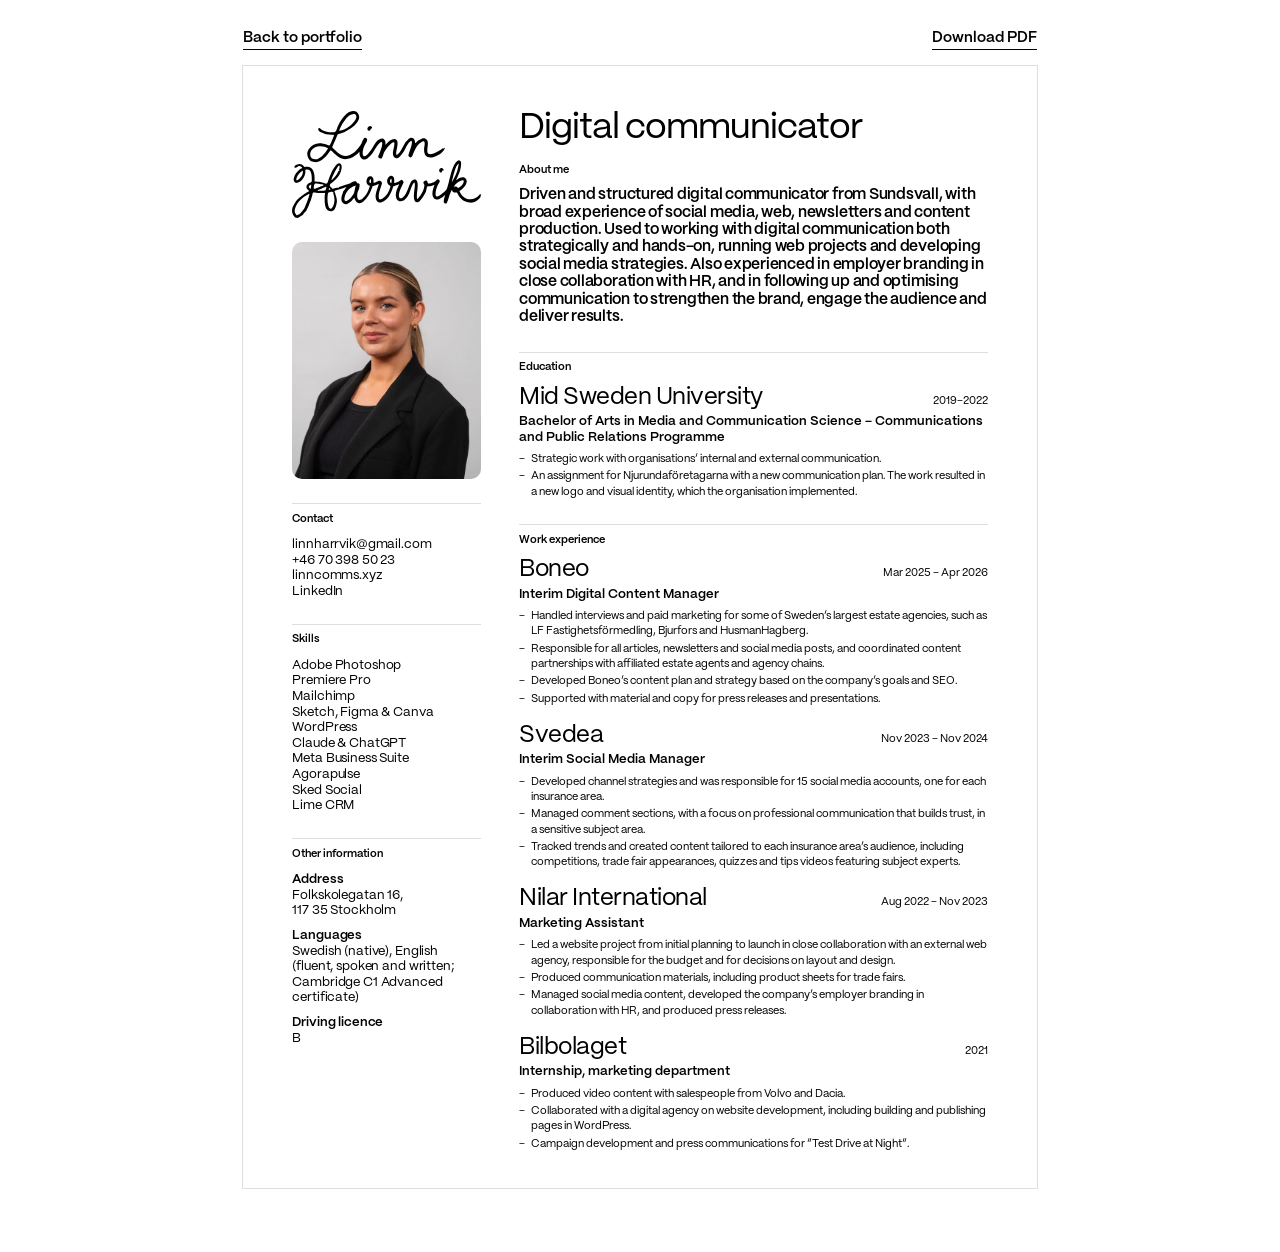
<file: cv/index.html>
<!doctype html>
<html lang="en">
<head>
  <meta charset="utf-8">
  <meta name="viewport" content="width=device-width, initial-scale=1">
  <title>Linn Harrvik · CV</title>
  <link rel="icon" href="/favicon-32.png" sizes="32x32" type="image/png">
  <link rel="icon" href="/favicon.svg" type="image/svg+xml">
  <link rel="apple-touch-icon" href="/apple-touch-icon.png">
  <meta name="description" content="CV of Linn Harrvik, digital communicator.">
  <link rel="canonical" href="https://linncomms.xyz/cv/">
  <link rel="stylesheet" href="/cv/cv.css">
</head>
<body>
  <!-- Linn's CV, translated from her Swedish CV, in the portfolio's look:
       the about text as the Introduction's statement, contact as the
       footer's Connect list, employers as the work cards' titles. One A4
       page in print (@page in cv.css), white with black text;
       assets/cv.pdf is exported from this page with cv/export_pdf.swift
       (see README "CV"). On phones it all runs in one column. -->
  <div class="cv-bar">
    <a class="cv-bar__back" href="/">Back to portfolio</a>
    <a class="cv-bar__download" href="/assets/cv.pdf" download>Download PDF</a>
  </div>

  <main class="sheet">
    <header class="cv-head">
      <h1 class="cv-name"><img src="/assets/img/linn-logo.svg" alt="" width="1192" height="674"><span class="visually-hidden">Linn Harrvik</span></h1>
      <div class="cv-lead">
        <p class="cv-title">Digital communicator</p>
        <section class="cv-intro" aria-labelledby="cv-about">
          <h2 class="cv-label" id="cv-about">About me</h2>
          <p class="cv-intro__text">Driven and structured digital communicator from Sundsvall, with broad experience of social media, web, newsletters and content production. Used to working with digital communication both strategically and hands-on, running web projects and developing social media strategies. Also experienced in employer branding in close collaboration with HR, and in following up and optimising communication to strengthen the brand, engage the audience and deliver results.</p>
        </section>
      </div>
    </header>

    <aside class="cv-side">
      <img class="cv-portrait" src="/assets/img/linn-portrait.jpg" alt="Linn Harrvik" width="640" height="640">

      <section class="cv-section" aria-labelledby="cv-contact">
        <h2 class="cv-label" id="cv-contact">Contact</h2>
        <ul class="cv-big-list" role="list">
          <li><a href="mailto:linnharrvik@gmail.com">linnharrvik@gmail.com</a></li>
          <li><a href="tel:+46703985023">+46 70 398 50 23</a></li>
          <li><a href="https://linncomms.xyz/">linncomms.xyz</a></li>
          <li><a href="https://www.linkedin.com/in/linn-harrvik-a93147143/">LinkedIn</a></li>
        </ul>
      </section>

      <section class="cv-section" aria-labelledby="cv-skills">
        <h2 class="cv-label" id="cv-skills">Skills</h2>
        <ul class="cv-big-list" role="list">
          <li>Adobe Photoshop</li>
          <li>Premiere Pro</li>
          <li>Mailchimp</li>
          <li>Sketch, Figma &amp; Canva</li>
          <li>WordPress</li>
          <li>Claude &amp; ChatGPT</li>
          <li>Meta Business Suite</li>
          <li>Agorapulse</li>
          <li>Sked Social</li>
          <li>Lime CRM</li>
        </ul>
      </section>

      <section class="cv-section cv-other" aria-labelledby="cv-other">
        <h2 class="cv-label" id="cv-other">Other information</h2>
        <dl class="cv-facts">
          <div><dt>Address</dt><dd>Folkskolegatan 16, 117&nbsp;35&nbsp;Stockholm</dd></div>
          <div><dt>Languages</dt><dd>Swedish (native), English (fluent, spoken and written; Cambridge C1 Advanced certificate)</dd></div>
          <div><dt>Driving licence</dt><dd>B</dd></div>
        </dl>
      </section>
    </aside>

    <div class="cv-main">
      <section class="cv-section" aria-labelledby="cv-education">
        <h2 class="cv-label" id="cv-education">Education</h2>

        <article class="cv-job">
          <div class="cv-job__head">
            <h3 class="cv-job__org">Mid Sweden University</h3>
            <p class="cv-job__dates">2019–2022</p>
          </div>
          <p class="cv-job__role">Bachelor of Arts in Media and Communication Science – Communications and Public Relations Programme</p>
          <ul class="cv-job__list" role="list">
            <li>Strategic work with organisations’ internal and external communication.</li>
            <li>An assignment for Njurundaföretagarna with a new communication plan. The work resulted in a new logo and visual identity, which the organisation implemented.</li>
          </ul>
        </article>
      </section>

      <section class="cv-section" aria-labelledby="cv-work">
        <h2 class="cv-label" id="cv-work">Work experience</h2>

        <article class="cv-job">
          <div class="cv-job__head">
            <h3 class="cv-job__org">Boneo</h3>
            <p class="cv-job__dates">Mar 2025 – Apr 2026</p>
          </div>
          <p class="cv-job__role">Interim Digital Content Manager</p>
          <ul class="cv-job__list" role="list">
            <li>Handled interviews and paid marketing for some of Sweden’s largest estate agencies, such as LF Fastighetsförmedling, Bjurfors and HusmanHagberg.</li>
            <li>Responsible for all articles, newsletters and social media posts, and coordinated content partnerships with affiliated estate agents and agency chains.</li>
            <li>Developed Boneo’s content plan and strategy based on the company’s goals and SEO.</li>
            <li>Supported with material and copy for press releases and presentations.</li>
          </ul>
        </article>

        <article class="cv-job">
          <div class="cv-job__head">
            <h3 class="cv-job__org">Svedea</h3>
            <p class="cv-job__dates">Nov 2023 – Nov 2024</p>
          </div>
          <p class="cv-job__role">Interim Social Media Manager</p>
          <ul class="cv-job__list" role="list">
            <li>Developed channel strategies and was responsible for 15 social media accounts, one for each insurance area.</li>
            <li>Managed comment sections, with a focus on professional communication that builds trust, in a sensitive subject area.</li>
            <li>Tracked trends and created content tailored to each insurance area’s audience, including competitions, trade fair appearances, quizzes and tips videos featuring subject experts.</li>
          </ul>
        </article>

        <article class="cv-job">
          <div class="cv-job__head">
            <h3 class="cv-job__org">Nilar International</h3>
            <p class="cv-job__dates">Aug 2022 – Nov 2023</p>
          </div>
          <p class="cv-job__role">Marketing Assistant</p>
          <ul class="cv-job__list" role="list">
            <li>Led a website project from initial planning to launch in close collaboration with an external web agency, responsible for the budget and for decisions on layout and design.</li>
            <li>Produced communication materials, including product sheets for trade fairs.</li>
            <li>Managed social media content, developed the company’s employer branding in collaboration with HR, and produced press releases.</li>
          </ul>
        </article>

        <article class="cv-job">
          <div class="cv-job__head">
            <h3 class="cv-job__org">Bilbolaget</h3>
            <p class="cv-job__dates">2021</p>
          </div>
          <p class="cv-job__role">Internship, marketing department</p>
          <ul class="cv-job__list" role="list">
            <li>Produced video content with salespeople from Volvo and Dacia.</li>
            <li>Collaborated with a digital agency on website development, including building and publishing pages in WordPress.</li>
            <li>Campaign development and press communications for “Test Drive at Night”.</li>
          </ul>
        </article>
      </section>
    </div>
  </main>
</body>
</html>
</file>
<file: cv/cv.css>
/* Linn's CV: one A4 page, white with black text, in the portfolio's
   type: PP Mori, "Digital communicator" as a headline, the about text as
   the Introduction's statement (semibold, tight), contact and skills as
   the footer's lists, employers as the work cards' titles, semibold
   labels under hairlines. The five sizes are the CV's own, set for A4
   (794px wide at 96dpi), where the site's viewport sizes would be far
   too big. */

/* The same PP Mori files as the site (free personal-use version, kept
   out of git; see CLAUDE.md "Fonts"). */
@font-face {
  font-family: "PP Mori";
  src: url("/assets/fonts/PPMori-Regular.otf") format("opentype");
  font-weight: 400;
  font-style: normal;
  font-display: swap;
}

@font-face {
  font-family: "PP Mori";
  src: url("/assets/fonts/PPMori-SemiBold.otf") format("opentype");
  font-weight: 600;
  font-style: normal;
  font-display: swap;
}

:root {
  --paper: #ffffff;
  --ink: #000000;
  --rule: rgba(0, 0, 0, 0.13);
  --radius-media: 10px;

  /* Type scale for the A4 sheet (px at 96dpi) */
  --text-title: 36px;   /* "Digital communicator" */
  --text-display: 24px; /* employers and schools */
  --text-large: 15.5px; /* the about statement */
  --text-medium: 13px;  /* everything in the left column, roles */
  --text-small: 11px;   /* body, labels, dates */

  --font-body: "PP Mori", system-ui, -apple-system, "Segoe UI", Roboto, sans-serif;

  --sheet-w: 210mm;
  --sheet-h: 297mm;
  --pad-x: 13mm;
  --pad-y: 12mm;
  --side-w: 50mm;
  --col-gap: 10mm;
  --block-gap: 6.5mm;
}

*,
*::before,
*::after {
  box-sizing: border-box;
}

html {
  -webkit-text-size-adjust: 100%;
  -webkit-print-color-adjust: exact;
  print-color-adjust: exact;
}

body {
  margin: 0;
  background: var(--paper);
  color: var(--ink);
  font: 400 var(--text-small) / 1.38 var(--font-body);
}

img {
  display: block;
  max-width: 100%;
  height: auto;
}

a {
  color: inherit;
  text-decoration: none;
}

h1,
h2,
h3,
p,
ul,
dl,
dd {
  margin: 0;
  padding: 0;
}

ul {
  list-style: none;
}

.visually-hidden {
  position: absolute;
  width: 1px;
  height: 1px;
  overflow: hidden;
  clip-path: inset(50%);
  white-space: nowrap;
}

/* Screen only: back to the site and the PDF, as underlined links */
.cv-bar {
  display: flex;
  justify-content: space-between;
  width: var(--sheet-w);
  margin: 28px auto 16px;
  font-size: 15px;
  font-weight: 600;
}

.cv-bar a {
  border-bottom: 1px solid currentColor;
}

/* The A4 sheet: a narrow column on the left (the signature, then the
   portrait right under it) and the headline, the statement and the work
   on the right. The two columns run independently: the header's parts
   are placed straight on the sheet's grid, and the statement spans the
   signature's row and the next, so the portrait doesn't wait for it.
   On screen a hairline marks the paper's edge. */
.sheet {
  display: grid;
  grid-template-columns: var(--side-w) minmax(0, 1fr);
  grid-template-rows: auto auto 1fr;
  align-content: start;
  column-gap: var(--col-gap);
  width: var(--sheet-w);
  height: var(--sheet-h);
  margin: 0 auto 64px;
  padding: var(--pad-y) var(--pad-x);
  overflow: hidden;
  background: var(--paper);
  outline: 1px solid var(--rule);
}

.cv-head {
  display: contents;
}

.cv-name {
  grid-column: 1;
  grid-row: 1;
  margin-bottom: var(--block-gap);
  line-height: 0;
}

/* The signature as wide as the portrait under it, ink to ink (the
   SVG's drawing fills its whole viewBox) */
.cv-name img {
  width: 100%;
}

.cv-lead {
  grid-column: 2;
  grid-row: 1 / span 2;
  margin-bottom: 7mm;
}

.cv-side {
  grid-column: 1;
  grid-row: 2 / span 2;
}

.cv-main {
  grid-column: 2;
  grid-row: 3;
}

/* The headline, regular and tight like the site's display type */
.cv-title {
  margin-bottom: 5mm;
  font-size: var(--text-title);
  font-weight: 400;
  line-height: 0.95;
  letter-spacing: -0.03em;
}

/* The Introduction's statement */
.cv-intro__text {
  font-size: var(--text-large);
  font-weight: 600;
  line-height: 1.12;
  letter-spacing: -0.015em;
}

/* Section labels: semibold, small, under a hairline as on the site.
   The statement's label has no hairline, like "Introduction". */
.cv-label {
  margin-bottom: 3mm;
  font-size: var(--text-small);
  font-weight: 600;
  line-height: 1.2;
}

.cv-section > .cv-label {
  padding-top: 2.2mm;
  border-top: 1px solid var(--rule);
}

.cv-intro > .cv-label {
  margin-bottom: 2.4mm;
}

.cv-section + .cv-section {
  margin-top: var(--block-gap);
}

.cv-portrait {
  width: 100%;
  aspect-ratio: 4 / 5;
  object-fit: cover;
  object-position: 50% 30%;
  border-radius: var(--radius-media);
  margin-bottom: var(--block-gap);
}

/* Contact, skills and other information: big and tight, as the
   footer's lists, all one size */
.cv-big-list,
.cv-facts {
  font-size: var(--text-medium);
  line-height: 1.2;
  letter-spacing: -0.01em;
}

/* A skill that wraps hangs its second line, so it still reads as one */
.cv-big-list li {
  padding-left: 0.75em;
  text-indent: -0.75em;
}

.cv-facts > div + div {
  margin-top: 2.4mm;
}

.cv-facts dt {
  font-weight: 600;
}

/* Employers as the work cards' titles, the dates on their baseline.
   The two are inline blocks on one justified line rather than flex
   items, so the space between them stays in the PDF's text ("Svedea
   Nov 2023", not "SvedeaNov 2023"). */
.cv-job + .cv-job {
  margin-top: 4.5mm;
}

.cv-job__head {
  text-align: justify;
  text-align-last: justify;
  line-height: 1;
}

.cv-job__org,
.cv-job__dates {
  display: inline-block;
  text-align: left;
}

.cv-job__org {
  font-size: var(--text-display);
  font-weight: 400;
  line-height: 1;
  letter-spacing: -0.02em;
}

.cv-job__dates {
  line-height: 1.38;
}

.cv-job__role {
  margin: 1.2mm 0 1.8mm;
  font-size: var(--text-medium);
  font-weight: 600;
  line-height: 1.2;
}

.cv-job__list li {
  position: relative;
  padding-left: 1.1em;
}

.cv-job__list li + li {
  margin-top: 0.6mm;
}

.cv-job__list li::before {
  content: "–";
  position: absolute;
  left: 0;
}

/* Phones: one column, the site's phone sizes. The side column
   dissolves so other information can come last. */
@media screen and (max-width: 840px) {
  :root {
    --text-title: 44px;
    --text-display: 40px;
    --text-large: 24px;
    --text-medium: 18px;
    --text-small: 15px;
    --block-gap: 36px;
  }

  .cv-bar {
    width: auto;
    margin: 20px 16px;
  }

  .sheet {
    display: flex;
    flex-direction: column;
    gap: var(--block-gap);
    width: auto;
    height: auto;
    margin: 0;
    padding: 16px 16px 56px;
    outline: 0;
  }

  .cv-side {
    display: contents;
  }

  .cv-head {
    display: block;
    margin: 0;
  }

  .cv-main { order: 1; }
  .cv-other { order: 2; }

  .cv-portrait,
  .cv-section + .cv-section {
    margin: 0;
  }

  .cv-main .cv-section + .cv-section {
    margin-top: var(--block-gap);
  }

  .cv-name {
    margin-bottom: 24px;
  }

  .cv-name img {
    width: min(220px, 60vw);
  }

  .cv-lead {
    margin: 0;
  }

  .cv-title {
    margin-bottom: var(--block-gap);
  }

  .cv-label,
  .cv-intro > .cv-label {
    margin-bottom: 14px;
  }

  .cv-section > .cv-label {
    padding-top: 10px;
  }

  .cv-portrait {
    width: min(100%, 360px);
  }

  .cv-job + .cv-job {
    margin-top: 32px;
  }

  .cv-job__head {
    text-align: left;
    text-align-last: auto;
  }

  .cv-job__dates {
    display: block;
    margin-top: 6px;
  }

  .cv-job__role {
    margin: 6px 0 10px;
  }

  .cv-job__list li + li {
    margin-top: 6px;
  }
}

/* Print: one A4 page, edge to edge */
@page {
  size: A4;
  margin: 0;
}

@media print {
  .cv-bar {
    display: none;
  }

  .sheet {
    margin: 0;
    outline: 0;
  }
}
</file>
